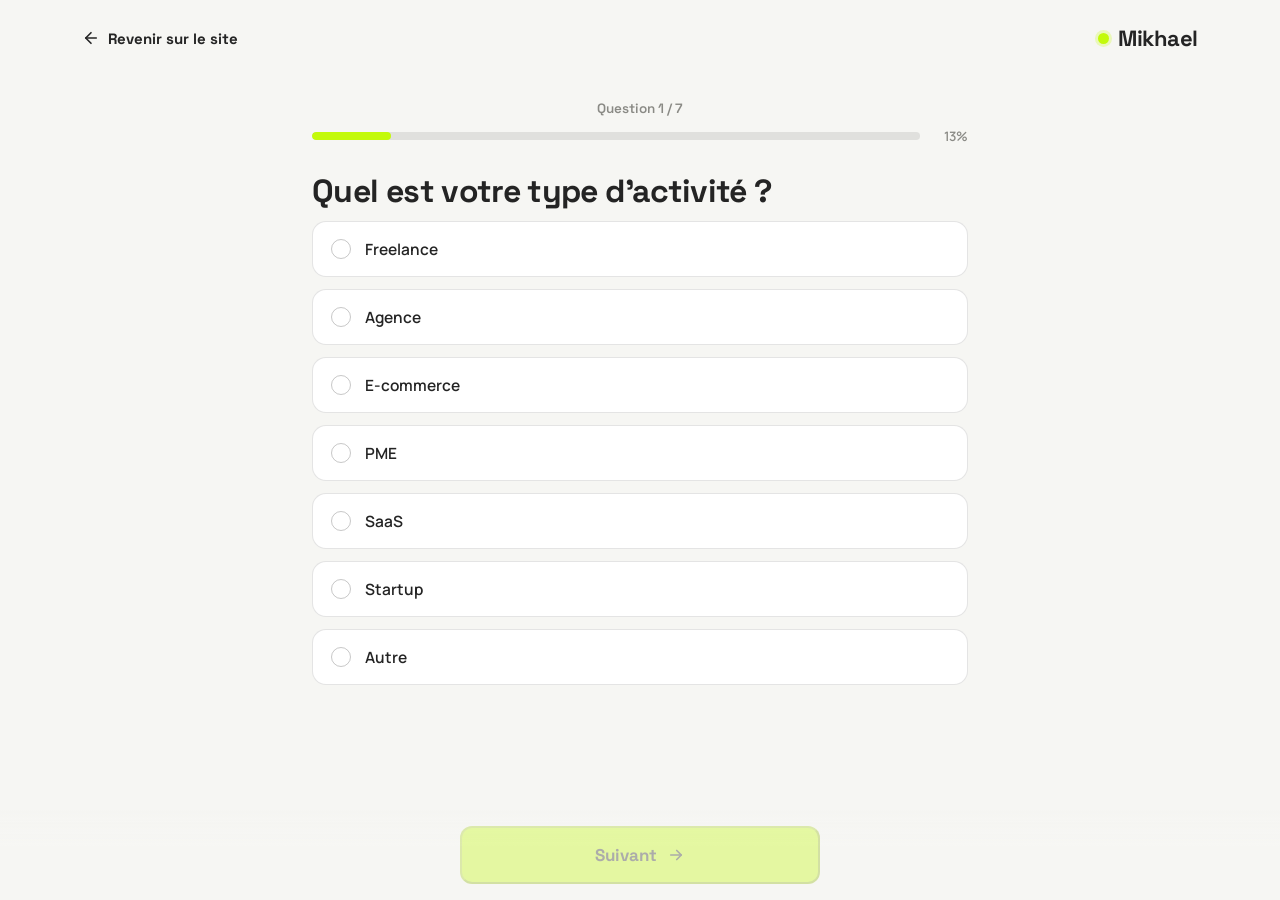
<file: diagnostic.html>
<!DOCTYPE html>
<html lang="fr">
<head>
<meta charset="utf-8">
<meta name="viewport" content="width=device-width, initial-scale=1">
<title>Diagnostic IA gratuit — Mikhael</title>
<meta name="description" content="Réponds à 7 questions et découvre gratuitement ton potentiel de gain de temps grâce à l'IA, aux automatisations et à une meilleure organisation.">
<link rel="icon" type="image/png" href="assets/favicon-32x32.png">
<link rel="preconnect" href="https://fonts.googleapis.com">
<link rel="preconnect" href="https://fonts.gstatic.com" crossorigin>
<link href="https://fonts.googleapis.com/css2?family=Space+Grotesk:wght@400;500;600;700&family=Manrope:wght@400;500;600;700;800&display=swap" rel="stylesheet">
<link rel="stylesheet" href="styles.css">
</head>
<body class="diag-body">

<header class="diag-topbar wrap">
  <a href="/" class="diag-back">
    <svg width="18" height="18" viewBox="0 0 24 24" fill="none" stroke="currentColor" stroke-width="2.2" stroke-linecap="round" stroke-linejoin="round"><path d="M19 12H5"/><path d="m12 19-7-7 7-7"/></svg>
    Revenir sur le site
  </a>
  <a href="/" class="logo">
    <span class="dot dot--lg"></span>
    Mikhael
  </a>
</header>

<main class="wrap diag-wrap">
  <div id="diag-app" class="diag-app"></div>
</main>

<script src="diagnostic.js"></script>
</body>
</html>
</file>
<file: styles.css>
/* ===== Reset & base ===== */
* { box-sizing: border-box; }
html { scroll-behavior: smooth; }
body {
  margin: 0;
  font-family: 'Manrope', system-ui, sans-serif;
  background: #F6F6F3;
  color: #242424;
  -webkit-font-smoothing: antialiased;
  overflow-x: hidden;
}
img { max-width: 100%; }
::selection { background: #C3FA0A; color: #242424; }

#prestations, #cas-concrets, #resultats, #contact {
  scroll-margin-top: 88px;
}
#apropos { scroll-margin-top: 96px; }

.wrap {
  max-width: 1180px;
  margin: 0 auto;
  width: 100%;
  padding-left: 32px;
  padding-right: 32px;
}

.section { padding-top: clamp(40px, 5vw, 72px); padding-bottom: clamp(40px, 5vw, 72px); }
.section--trust { padding-top: clamp(48px, 6vw, 88px); padding-bottom: clamp(48px, 6vw, 88px); }
.section--results { padding-top: clamp(56px, 7vw, 96px); padding-bottom: clamp(56px, 7vw, 96px); }
.section--lg { padding-top: clamp(56px, 7vw, 100px); padding-bottom: clamp(56px, 7vw, 100px); }
.section--final { padding-top: clamp(40px, 5vw, 72px); padding-bottom: clamp(56px, 7vw, 96px); }
.section--tight-top { padding-top: clamp(40px, 5vw, 76px); }

.dot {
  width: 7px; height: 7px; border-radius: 50%;
  background: #C3FA0A; display: inline-block; flex-shrink: 0;
}
.dot--lg { width: 11px; height: 11px; box-shadow: 0 0 0 3px rgba(195,250,10,0.25); }

.eyebrow {
  display: inline-flex; align-items: center; gap: 9px;
  font-family: 'Space Grotesk', sans-serif; font-size: 13px; font-weight: 600;
  letter-spacing: 0.1em; text-transform: uppercase; color: #6b6b66;
  margin-bottom: 18px;
}
.eyebrow--accent { color: #C3FA0A; }
.eyebrow--center { justify-content: center; }

.section-title {
  font-family: 'Space Grotesk', sans-serif; font-weight: 700;
  letter-spacing: -0.025em; margin: 0;
}
.section-title--md { font-size: clamp(30px, 3.6vw, 46px); line-height: 1.06; max-width: 640px; }
.section-title--lg { font-size: clamp(32px, 4vw, 52px); line-height: 1.04; letter-spacing: -0.03em; margin-bottom: 24px; }
.section-title--light { color: #F6F6F3; }
.results-subtitle { font-style: italic; color: rgba(246,246,243,0.6); font-size: 18px; margin-top: 10px; }
.section-title--nowrap { max-width: none; white-space: nowrap; }

.section-head {
  display: flex; align-items: flex-end; justify-content: space-between;
  flex-wrap: wrap; gap: 20px; margin-bottom: 48px;
}
.section-note { font-size: 14px; color: rgba(246,246,243,0.5); max-width: 260px; margin: 0; }

.section-intro { margin-bottom: 44px; max-width: 660px; }
.section-intro--center { text-align: center; max-width: 700px; margin: 0 auto 48px; }
.section-desc { font-size: 16px; line-height: 1.6; color: #6b6b66; margin: 0; }

/* ===== Buttons / links ===== */
.btn {
  text-decoration: none; font-family: 'Space Grotesk', sans-serif; font-weight: 700;
  border-radius: 12px; display: inline-flex; align-items: center; gap: 10px;
  transition: background-color .15s ease, transform .15s ease, border-color .15s ease;
}
.btn-accent { background: #C3FA0A; color: #242424; box-shadow: 0 8px 24px -10px rgba(195,250,10,0.9); }
.btn-accent:hover, .btn-accent:focus-visible { background: #b4ea00; transform: translateY(-2px); }
.btn-sm { font-size: 15px; padding: 11px 20px; border-radius: 10px; gap: 0; box-shadow: 0 1px 0 rgba(36,36,36,0.04); }
.btn-sm:hover, .btn-sm:focus-visible { transform: translateY(-1px); }
.btn-lg { font-size: 17px; padding: 16px 28px; }
.btn-xl { font-size: 18px; padding: 18px 36px; box-shadow: 0 12px 32px -12px rgba(195,250,10,0.8); }
.btn-outline {
  color: #242424; font-size: 17px; padding: 16px 24px;
  border: 1.5px solid rgba(36,36,36,0.18); background: transparent;
}
.btn-outline:hover, .btn-outline:focus-visible { border-color: #242424; background: rgba(36,36,36,0.03); }

.text-link {
  text-decoration: none; color: #242424; font-family: 'Space Grotesk', sans-serif;
  font-weight: 700; font-size: 16px; display: inline-flex; align-items: center; gap: 9px;
  transition: gap .15s ease;
}
.text-link:hover, .text-link:focus-visible { gap: 13px; }
.text-link--center { justify-content: center; }

/* ===== Header ===== */
.site-header {
  position: sticky; top: 0; z-index: 100;
  background: rgba(246,246,243,0.82);
  backdrop-filter: blur(14px); -webkit-backdrop-filter: blur(14px);
  border-bottom: 1px solid rgba(36,36,36,0.08);
}
.header-bar { padding-top: 16px; padding-bottom: 16px; display: flex; align-items: center; justify-content: space-between; gap: 24px; }

.logo {
  font-family: 'Space Grotesk', sans-serif; font-weight: 700; font-size: 22px;
  letter-spacing: -0.02em; text-decoration: none; color: #242424;
  display: inline-flex; align-items: center; gap: 9px;
}

.nav-desktop { display: flex; align-items: center; gap: 34px; }
.nav-desktop a {
  text-decoration: none; color: #242424; font-size: 15px; font-weight: 600;
  opacity: 0.78; transition: opacity .15s ease;
}
.nav-desktop a:hover, .nav-desktop a:focus-visible { opacity: 1; }

.header-actions { display: flex; align-items: center; gap: 16px; }

.nav-toggle {
  display: none; flex-direction: column; justify-content: center; gap: 5px;
  width: 34px; height: 34px; padding: 0; background: transparent; border: none; cursor: pointer;
}
.nav-toggle span { display: block; width: 100%; height: 2px; background: #242424; border-radius: 2px; transition: transform .2s ease, opacity .2s ease; }

.nav-mobile {
  display: none; flex-direction: column; max-width: 1180px; margin: 0 auto;
  padding: 0 32px; overflow: hidden; max-height: 0; transition: max-height .25s ease;
}
.nav-mobile a {
  text-decoration: none; color: #242424; font-size: 16px; font-weight: 600;
  padding: 13px 4px; border-top: 1px solid rgba(36,36,36,0.08);
}
.nav-mobile a:first-child { border-top: none; }

.site-header.is-open .nav-mobile { max-height: 400px; padding-bottom: 14px; }
.site-header.is-open .nav-toggle span:nth-child(1) { transform: translateY(7px) rotate(45deg); }
.site-header.is-open .nav-toggle span:nth-child(2) { opacity: 0; }
.site-header.is-open .nav-toggle span:nth-child(3) { transform: translateY(-7px) rotate(-45deg); }

/* ===== Hero ===== */
.hero {
  padding-top: clamp(24px, 4vw, 56px);
  padding-bottom: clamp(48px, 6vw, 80px);
  display: grid; grid-template-columns: 1.05fr 0.95fr;
  grid-template-areas: "eyebrow visual" "title visual" "copy visual";
  grid-template-rows: auto auto 1fr;
  row-gap: 0; column-gap: clamp(40px, 5vw, 72px); align-items: center;
}
.hero-eyebrow { grid-area: eyebrow; align-self: end; margin-bottom: 10px; }
.hero-stat-label--short { display: none; }
.hero-title-wrap { grid-area: title; padding-top: clamp(20px, 3vw, 40px); }
.hero-copy { grid-area: copy; }
.hero-visual { grid-area: visual; }
.hero-title {
  font-family: 'Space Grotesk', sans-serif; font-weight: 700;
  font-size: clamp(34px, 4.4vw, 56px); line-height: 1.08; letter-spacing: -0.025em;
  margin: 0 0 24px;
}
.hl {
  background: #C3FA0A; padding: 0 4px; border-radius: 2px;
  box-decoration-break: clone; -webkit-box-decoration-break: clone;
}
.hero-sub { font-size: clamp(17px, 1.5vw, 20px); line-height: 1.55; color: #45453f; max-width: 520px; margin: 0 0 34px; }
.hero-ctas { display: flex; flex-wrap: wrap; gap: 14px; align-items: center; margin-bottom: 38px; }

.hero-stats { display: flex; flex-wrap: wrap; gap: 0; border-top: 1px solid rgba(36,36,36,0.1); padding-top: 26px; }
.hero-stat { padding-right: 30px; margin-right: 30px; border-right: 1px solid rgba(36,36,36,0.1); }
.hero-stat--last { padding-right: 0; margin-right: 0; border-right: none; }
.hero-stat-num { font-family: 'Space Grotesk', sans-serif; font-weight: 700; font-size: 28px; letter-spacing: -0.02em; }
.hero-stat-label { font-size: 13.5px; color: #6b6b66; font-weight: 500; margin-top: 2px; }

.hero-visual { position: relative; }
.hero-photo {
  position: relative; aspect-ratio: 4/5; border-radius: 20px; max-width: 380px; margin: 0 auto;
  border: 1px solid rgba(36,36,36,0.12); overflow: hidden; background: #ECECE8;
}
.hero-photo img { width: 100%; height: 100%; object-fit: cover; object-position: center 18%; display: block; }

.orbit-track {
  position: absolute; top: 0; left: 50%; transform: translateX(-50%);
  width: 100%; max-width: 380px; aspect-ratio: 4/5; z-index: 0; pointer-events: none;
}
.orbit-icon {
  position: absolute; top: 0; left: 0; width: 44px; height: 44px; border-radius: 50%;
  background: #FFFFFF; border: 1px solid rgba(36,36,36,0.1);
  box-shadow: 0 14px 26px -14px rgba(36,36,36,0.45);
  display: flex; align-items: center; justify-content: center;
  offset-path: inset(-32px round 50px);
  offset-rotate: 0deg;
  offset-anchor: 50% 50%;
  animation: orbit-move 48s linear infinite;
  animation-delay: calc(var(--i) * -4.8s);
}
.orbit-icon img { width: 20px; height: 20px; }

@keyframes orbit-move {
  from { offset-distance: 0%; }
  to { offset-distance: 100%; }
}

.float-card { position: absolute; display: flex; align-items: center; gap: 14px; border-radius: 14px; }
.float-card--dark {
  bottom: 22px; left: -18px; background: #242424; color: #F6F6F3; padding: 16px 20px;
  box-shadow: 0 20px 40px -18px rgba(36,36,36,0.55);
}
.float-card-icon {
  width: 42px; height: 42px; border-radius: 10px; background: #C3FA0A;
  display: flex; align-items: center; justify-content: center; flex-shrink: 0;
}
.float-card-num { font-family: 'Space Grotesk', sans-serif; font-weight: 700; font-size: 20px; line-height: 1; }
.float-card-label { font-size: 12.5px; opacity: 0.7; margin-top: 4px; }

.float-card--light {
  top: 24px; right: -16px; background: #FFFFFF; padding: 13px 17px; gap: 10px;
  border: 1px solid rgba(36,36,36,0.1); box-shadow: 0 16px 34px -20px rgba(36,36,36,0.4);
}
.float-card--light .dot { box-shadow: 0 0 0 3px rgba(195,250,10,0.3); }
.float-card-text { font-size: 13.5px; font-weight: 600; }

/* ===== Tools strip ===== */
.tools-wrap { padding-top: 8px; padding-bottom: 64px; }
.tools-strip {
  display: flex; flex-wrap: wrap; align-items: center; gap: 14px 36px; padding: 22px 0;
  border-top: 1px solid rgba(36,36,36,0.08); border-bottom: 1px solid rgba(36,36,36,0.08);
}
.tools-label { font-size: 13px; font-weight: 600; letter-spacing: 0.06em; text-transform: uppercase; color: #8a8a85; }
.tools-marquee { display: contents; }
.tools-track { display: contents; }
.tools-list {
  display: flex; flex-wrap: wrap; align-items: center; gap: 16px 30px;
  font-family: 'Space Grotesk', sans-serif; font-weight: 600; font-size: 17px; color: #45453f;
}
.tools-list--dup { display: none; }
.tool { display: inline-flex; align-items: center; gap: 9px; }
.tool img { height: 21px; width: auto; display: block; }
.tool img.tool-icon--sm { height: 19px; }

/* ===== Cards / grids ===== */
.grid-3 { display: grid; grid-template-columns: repeat(3, 1fr); gap: 22px; }
.grid-2 { display: grid; grid-template-columns: 1fr 1fr; gap: 18px; }

.card {
  background: #FFFFFF; border: 1px solid rgba(36,36,36,0.09); border-radius: 18px;
  padding: 30px; display: flex; flex-direction: column;
  transition: transform .18s ease, box-shadow .18s ease;
}
.card:hover { transform: translateY(-4px); box-shadow: 0 24px 48px -28px rgba(36,36,36,0.4); }
.card--dark { background: #242424; border-color: #242424; color: #F6F6F3; }
.card--dark:hover { box-shadow: 0 24px 48px -24px rgba(36,36,36,0.6); }
.card--plain { padding: 26px; }

.card-icon {
  width: 52px; height: 52px; border-radius: 13px; background: #F1F0EC;
  display: flex; align-items: center; justify-content: center; margin-bottom: 22px;
}
.card-icon--accent { background: #C3FA0A; }
.card-icon--sm { width: 48px; height: 48px; border-radius: 12px; margin-bottom: 20px; }
.card-icon-sm { margin-bottom: 16px; }

.card-title { font-family: 'Space Grotesk', sans-serif; font-weight: 700; font-size: 22px; letter-spacing: -0.01em; margin: 0 0 10px; }
.card-title-sm { font-family: 'Space Grotesk', sans-serif; font-weight: 700; font-size: 17px; margin: 0 0 8px; }
.card-title-md { font-family: 'Space Grotesk', sans-serif; font-weight: 700; font-size: 18px; line-height: 1.3; margin: 0 0 10px; }

.card-quote { font-size: 15px; font-weight: 600; color: #242424; margin: 0 0 8px; }
.card-quote--accent { color: #C3FA0A; }
.card-body { font-size: 15px; line-height: 1.55; color: #6b6b66; margin: 0 0 26px; }
.card-body--dark { color: rgba(246,246,243,0.7); }
.card-body-sm { font-size: 14.5px; line-height: 1.55; color: #6b6b66; margin: 0; }

.card-link {
  margin-top: auto; text-decoration: none; color: #242424; font-family: 'Space Grotesk', sans-serif;
  font-weight: 700; font-size: 15px; display: inline-flex; align-items: center; gap: 8px;
  transition: gap .15s ease;
}
.card-link:hover, .card-link:focus-visible { gap: 12px; }
.card-link-text { text-decoration: underline; text-decoration-color: #C3FA0A; text-decoration-thickness: 2px; text-underline-offset: 3px; }
.card-link--accent { color: #C3FA0A; }

/* ===== Trust section ===== */
.trust-grid { display: grid; grid-template-columns: 0.85fr 1.15fr; gap: clamp(36px, 5vw, 72px); align-items: start; }
.trust-intro { position: sticky; top: 110px; }
.trust-text { font-size: 16px; line-height: 1.6; color: #6b6b66; margin: 0; }
.trust-text--spaced { margin-top: 16px; }

/* ===== Results (dark) ===== */
.section-dark { background: #242424; color: #F6F6F3; }

.stat-card { border: 1px solid rgba(246,246,243,0.14); border-radius: 18px; padding: 34px 30px; }
.stat-num { font-family: 'Space Grotesk', sans-serif; font-weight: 700; font-size: clamp(44px, 5vw, 64px); line-height: 1; letter-spacing: -0.03em; color: #C3FA0A; }
.stat-label { font-size: 16px; font-weight: 600; margin-top: 16px; }
.stat-sub { font-size: 14px; color: rgba(246,246,243,0.55); margin-top: 6px; line-height: 1.5; }

/* ===== Case studies ===== */
.case-list { border-top: 1px solid rgba(36,36,36,0.12); }
.case-row {
  display: flex; align-items: center; gap: 26px; padding: 26px 4px;
  border-bottom: 1px solid rgba(36,36,36,0.12); flex-wrap: wrap;
  transition: padding-left .18s ease;
}
.case-row:hover { padding-left: 12px; }
.case-num { font-family: 'Space Grotesk', sans-serif; font-weight: 700; font-size: 16px; color: #b9b9b3; width: 28px; flex-shrink: 0; }
.case-icon {
  width: 50px; height: 50px; border-radius: 13px; background: #F1F0EC;
  display: flex; align-items: center; justify-content: center; flex-shrink: 0;
}
.case-copy { flex: 1; min-width: 280px; }
.case-copy h3 { font-family: 'Space Grotesk', sans-serif; font-weight: 700; font-size: 19px; letter-spacing: -0.01em; margin: 0 0 6px; }
.case-copy p { font-size: 15px; line-height: 1.55; color: #6b6b66; margin: 0; }
.case-tag {
  font-family: 'Space Grotesk', sans-serif; font-size: 13px; font-weight: 600; color: #45453f;
  border: 1px solid rgba(36,36,36,0.14); border-radius: 999px; padding: 8px 15px; white-space: nowrap;
}
.case-cta { margin-top: 40px; }
.slider-nav { display: none; }

/* ===== About ===== */
.about { max-width: 720px; margin: 0 auto; text-align: center; }
.about-photo { width: 80px; height: 80px; border-radius: 50%; object-fit: cover; margin: 16px auto 14px; display: block; }
.about-text { font-size: 18px; line-height: 1.6; color: #45453f; margin: 0 auto 16px; max-width: 600px; }
.badge-row { display: flex; flex-wrap: wrap; gap: 10px; margin-bottom: 32px; justify-content: center; }
.badge { border: 1px solid rgba(36,36,36,0.14); border-radius: 999px; padding: 9px 16px; font-size: 14px; font-weight: 600; }

.social-proof-row { display: flex; flex-wrap: wrap; gap: 14px; justify-content: center; margin-top: 8px; }
.social-proof-badge {
  display: inline-flex; align-items: center; gap: 12px; text-decoration: none; color: #242424;
  background: #FFFFFF; border: 1px solid rgba(36,36,36,0.12); border-radius: 16px; padding: 12px 20px;
  box-shadow: 0 14px 30px -18px rgba(36,36,36,0.35); transition: transform .15s ease, box-shadow .15s ease;
}
.social-proof-badge:hover, .social-proof-badge:focus-visible {
  transform: translateY(-2px); box-shadow: 0 20px 36px -16px rgba(36,36,36,0.4);
}
.social-proof-icon {
  width: 38px; height: 38px; border-radius: 50%; flex-shrink: 0;
  display: flex; align-items: center; justify-content: center;
}
.social-proof-icon--linkedin { background: #0A66C2; }
.social-proof-icon--instagram { background: radial-gradient(circle at 30% 110%, #fdf497, #fdf497 5%, #fd5949 45%, #d6249f 60%, #285AEB 90%); }
.social-proof-text { display: flex; flex-direction: column; align-items: flex-start; line-height: 1.25; }
.social-proof-num { font-family: 'Space Grotesk', sans-serif; font-weight: 700; font-size: 19px; letter-spacing: -0.01em; }
.social-proof-label { font-size: 12.5px; color: #6b6b66; font-weight: 500; }

/* ===== Centered CTA (pain points) ===== */
.centered-cta { text-align: center; margin-top: 40px; }

/* ===== Testimonials ===== */
.testimonial {
  background: #FFFFFF; border: 1px dashed rgba(36,36,36,0.18); border-radius: 18px;
  padding: 30px; display: flex; flex-direction: column; min-height: 240px;
}
.quote-mark { margin-bottom: 18px; }
.testimonial-text { font-size: 15px; line-height: 1.55; color: #8a8a85; font-style: italic; margin: 0 0 auto; }
.testimonial-person { display: flex; align-items: center; gap: 12px; margin-top: 22px; }
.avatar { width: 42px; height: 42px; border-radius: 50%; background: #ECECE8; border: 1px solid rgba(36,36,36,0.1); overflow: hidden; flex-shrink: 0; }
.avatar img { width: 100%; height: 100%; object-fit: cover; display: block; }
.person-name { font-weight: 700; font-size: 14.5px; color: #45453f; }
.person-role { font-size: 13px; color: #8a8a85; }

/* ===== Final CTA ===== */
.final-cta {
  background: #242424; border-radius: 28px; padding: clamp(48px, 6vw, 84px) clamp(32px, 5vw, 72px);
  text-align: center; position: relative; overflow: hidden;
}
.final-cta-glow {
  position: absolute; top: -80px; right: -60px; width: 320px; height: 320px; border-radius: 50%;
  background: radial-gradient(circle, rgba(195,250,10,0.16), transparent 70%);
}
.final-cta-content { position: relative; }
.final-cta-title {
  font-family: 'Space Grotesk', sans-serif; font-weight: 700; font-size: clamp(32px, 4.6vw, 58px);
  line-height: 1.04; letter-spacing: -0.03em; color: #F6F6F3; margin: 0 auto 22px; max-width: 760px;
}
.hl-text { color: #C3FA0A; }
.final-cta-text { font-size: clamp(16px, 1.5vw, 19px); line-height: 1.55; color: rgba(246,246,243,0.7); max-width: 520px; margin: 0 auto 36px; }
.final-cta-micro { font-size: 13.5px; color: rgba(246,246,243,0.45); margin: 22px 0 0; }

/* ===== Footer ===== */
.site-footer { border-top: 1px solid rgba(36,36,36,0.1); }
.footer-top { padding-top: 56px; padding-bottom: 40px; display: grid; grid-template-columns: 1fr 1fr; gap: 40px; }
.footer-heading { font-size: 13px; font-weight: 700; letter-spacing: 0.06em; text-transform: uppercase; color: #8a8a85; margin-bottom: 16px; }
.footer-links { display: flex; flex-direction: column; gap: 11px; }
.footer-links a { text-decoration: none; color: #45453f; font-size: 15px; font-weight: 600; transition: color .15s ease; }
.footer-links a:hover, .footer-links a:focus-visible { color: #242424; }
.footer-link-icon { display: inline-flex; align-items: center; gap: 8px; }

.footer-bottom {
  padding-top: 22px; padding-bottom: 40px; border-top: 1px solid rgba(36,36,36,0.08);
  display: flex; flex-wrap: wrap; gap: 16px; align-items: center; justify-content: space-between;
}
.footer-copy { font-size: 13.5px; color: #8a8a85; }
.footer-legal { display: flex; gap: 24px; }
.footer-legal a { text-decoration: none; color: #8a8a85; font-size: 13.5px; transition: color .15s ease; }
.footer-legal a:hover, .footer-legal a:focus-visible { color: #242424; }

/* ===================================================
   Responsive — the original design had no breakpoints;
   added per the brief's "responsive, mobile-first" requirement.
   =================================================== */
@media (max-width: 980px) {
  .trust-grid { grid-template-columns: 1fr; }
  .trust-intro { position: static; }
}

@media (max-width: 860px) {
  .nav-desktop { display: none; }
  .nav-toggle { display: flex; }
  .nav-mobile { display: flex; }

  .hero {
    grid-template-columns: 1fr;
    grid-template-areas: "eyebrow" "visual" "title" "copy";
    row-gap: 0;
  }
  .hero-eyebrow { margin-bottom: clamp(24px, 3vw, 40px); }
  .hero-title-wrap { padding-top: 0; }
  .hero-eyebrow { align-self: auto; }
  .hero-visual { max-width: 220px; margin: 0 auto 16px; }
  .float-card { display: none; }

  .grid-3 { grid-template-columns: 1fr; }
  .grid-2 { grid-template-columns: 1fr; }
  .footer-top { grid-template-columns: 1fr 1fr; gap: 32px 20px; }
}

@media (max-width: 560px) {
  .wrap { padding-left: 20px; padding-right: 20px; }
  .nav-mobile { padding-left: 20px; padding-right: 20px; }

  .grid-2 {
    display: flex; flex-wrap: nowrap; gap: 14px;
    overflow-x: auto; scroll-snap-type: x mandatory;
    -webkit-overflow-scrolling: touch; padding: 4px 4px 10px;
    margin: 0 -4px;
  }
  .grid-2::-webkit-scrollbar { display: none; }
  .grid-2 .card--plain { flex: 0 0 86%; scroll-snap-align: start; }

  .grid-3--slider {
    display: flex; flex-wrap: nowrap; gap: 14px;
    overflow-x: auto; scroll-snap-type: x mandatory;
    -webkit-overflow-scrolling: touch; padding: 4px 4px 10px;
    margin: 0 -4px;
  }
  .grid-3--slider::-webkit-scrollbar { display: none; }
  .grid-3--slider .card,
  .grid-3--slider .testimonial { flex: 0 0 86%; scroll-snap-align: start; }

  .hero {
    padding-top: 16px; grid-template-columns: 1.4fr 0.6fr;
    grid-template-areas: "eyebrow eyebrow" "title visual" "copy copy";
    align-items: start; gap: 14px;
  }
  .hero-eyebrow { margin-bottom: 14px; }
  .hero-title-wrap { grid-area: title; align-self: center; }
  .hero-copy { grid-area: copy; margin-top: 10px; }
  .hero-visual { grid-area: visual; max-width: 110px; align-self: center; }
  .hero-title { font-size: 26px; margin: 0; }
  .orbit-track { display: none; }

  .hero-stats {
    flex-wrap: nowrap; overflow-x: auto; scroll-snap-type: x mandatory;
    -webkit-overflow-scrolling: touch; padding-bottom: 4px;
  }
  .hero-stats::-webkit-scrollbar { display: none; }
  .hero-stat, .hero-stat--last {
    flex-shrink: 0; padding-right: 22px; margin-right: 22px; scroll-snap-align: start;
  }
  .hero-stat-label--full { display: none; }
  .hero-stat-label--short { display: inline; }

  .tools-strip { flex-direction: column; align-items: flex-start; gap: 14px; }

  .social-proof-row { flex-wrap: nowrap; gap: 8px; }
  .social-proof-badge { flex: 1; padding: 10px 12px; gap: 8px; }
  .social-proof-icon { width: 30px; height: 30px; }
  .social-proof-icon svg { width: 15px; height: 15px; }
  .social-proof-num { font-size: 16px; }
  .social-proof-label { font-size: 11px; white-space: nowrap; }
  .tools-marquee { display: block; overflow: hidden; width: 100%; }
  .tools-track {
    display: flex; flex-wrap: nowrap; width: max-content;
    animation: tools-scroll 22s linear infinite;
  }
  .tools-list, .tools-list--dup {
    display: flex; flex-wrap: nowrap; gap: 16px 30px;
  }
  .tools-list--dup { display: flex; }
  .tool { white-space: nowrap; }

  .float-card--dark { left: 0; bottom: 14px; padding: 13px 16px; }
  .float-card--light { right: 0; top: 14px; padding: 11px 14px; }

  .case-list {
    border-top: none;
    display: flex; flex-wrap: nowrap; gap: 14px;
    overflow-x: auto; scroll-snap-type: x mandatory;
    -webkit-overflow-scrolling: touch; padding: 4px 4px 10px;
    margin: 0 -4px;
  }
  .case-list::-webkit-scrollbar { display: none; }
  .case-row {
    flex-direction: column; align-items: flex-start; gap: 12px;
    flex-shrink: 0; width: 86%; scroll-snap-align: start;
    border: 1px solid rgba(36,36,36,0.12); border-bottom: 1px solid rgba(36,36,36,0.12);
    border-radius: 16px; padding: 18px; background: #fff;
  }
  .case-row:hover { padding-left: 18px; }
  .case-copy { min-width: 0; }
  .case-tag { margin-left: 0; }

  .slider-nav {
    display: flex; align-items: center; justify-content: center;
    gap: 8px; margin: 10px auto 0;
  }
  .slider-nav__dot {
    width: 8px; height: 8px; border-radius: 999px;
    background: rgba(36,36,36,0.18); transition: width .2s ease, background .2s ease;
  }
  .slider-nav__dot.is-active {
    width: 22px; background: #242424;
  }

  .footer-bottom { flex-direction: column; align-items: flex-start; gap: 12px; }
}

@keyframes tools-scroll {
  from { transform: translateX(0); }
  to { transform: translateX(-50%); }
}

/* ===== Diagnostic — page /diagnostic ===== */
.diag-body { background: #F6F6F3; }
.diag-topbar {
  padding-top: 24px; padding-bottom: 0; display: flex; align-items: center; justify-content: space-between;
}
.diag-back {
  display: inline-flex; align-items: center; gap: 8px; text-decoration: none; color: #242424;
  font-family: 'Space Grotesk', sans-serif; font-weight: 700; font-size: 15px;
}
.diag-wrap { max-width: 720px; padding-top: clamp(24px, 4vw, 48px); padding-bottom: 104px; }
.diag-app { position: relative; }

.diag-step { width: 100%; }
.diag-fade-in { animation: diag-fade .35s ease; }
@keyframes diag-fade {
  from { opacity: 0; }
  to { opacity: 1; }
}

.diag-progress-meta { font-family: 'Space Grotesk', sans-serif; font-weight: 600; font-size: 13.5px; color: #8a8a85; text-align: center; margin-bottom: 10px; }
.diag-progress-wrap { display: flex; align-items: center; gap: 12px; margin-bottom: 28px; }
.diag-progress-bar { flex: 1; height: 8px; border-radius: 99px; background: rgba(36,36,36,0.1); overflow: hidden; }
.diag-progress-fill { height: 100%; border-radius: 99px; background: #C3FA0A; transition: width .3s ease; }
.diag-progress-pct { font-size: 13px; font-weight: 600; color: #8a8a85; width: 36px; text-align: right; }

.diag-back-inline {
  display: inline-flex; align-items: center; gap: 6px; background: none; border: none; padding: 0;
  color: #242424; font-family: 'Space Grotesk', sans-serif; font-weight: 700; font-size: 14px; cursor: pointer;
  margin-bottom: 18px;
}

.diag-question {
  font-family: 'Space Grotesk', sans-serif; font-weight: 700; letter-spacing: -0.02em;
  font-size: clamp(24px, 3vw, 32px); line-height: 1.18; margin: 0 0 10px;
}
.diag-question--lg { font-size: clamp(26px, 3.4vw, 36px); }
.diag-sub { font-size: 15px; color: #6b6b66; margin: 0 0 24px; }
.diag-sub--lg { font-size: 16px; margin-bottom: 32px; }

.diag-options { display: grid; gap: 12px; margin-bottom: 32px; }
.diag-option {
  display: flex; align-items: center; gap: 14px; width: 100%; text-align: left;
  background: #FFFFFF; border: 1.5px solid rgba(36,36,36,0.12); border-radius: 14px;
  padding: 16px 18px; cursor: pointer; font-family: 'Manrope', sans-serif; font-size: 15.5px; font-weight: 600;
  color: #242424; transition: border-color .15s ease, background-color .15s ease, transform .15s ease;
}
.diag-option:hover, .diag-option:focus-visible { border-color: rgba(36,36,36,0.3); transform: translateY(-1px); }
.diag-option--selected { border-color: #242424; background: #F1F0EC; }
.diag-option-check {
  width: 20px; height: 20px; border-radius: 50%; border: 1.5px solid rgba(36,36,36,0.25);
  flex-shrink: 0; position: relative; transition: border-color .15s ease, background-color .15s ease;
}
.diag-option--selected .diag-option-check { border-color: #242424; background: #C3FA0A; }
.diag-option--selected .diag-option-check::after {
  content: ""; position: absolute; inset: 0; margin: auto; width: 8px; height: 8px;
  border-radius: 50%; background: #242424;
}

.diag-actions {
  display: flex; justify-content: center;
  position: fixed; left: 0; right: 0; bottom: 0; z-index: 10;
  padding: 16px 20px calc(16px + env(safe-area-inset-bottom));
  background: linear-gradient(to top, #F6F6F3 60%, rgba(246,246,243,0));
}
.diag-actions .diag-next { width: 100%; max-width: 360px; justify-content: center; }
.diag-next:disabled { opacity: 0.35; cursor: not-allowed; box-shadow: none; transform: none; }
.diag-next:disabled:hover { transform: none; background: #C3FA0A; }

.diag-lead-form { display: grid; gap: 12px; margin-top: 8px; }
.diag-field { display: grid; gap: 8px; }
.diag-field label { font-size: 13.5px; font-weight: 700; color: #45453f; }
.diag-input {
  font-family: 'Manrope', sans-serif; font-size: 15.5px; padding: 15px 18px; border-radius: 12px;
  border: 1.5px solid rgba(36,36,36,0.14); background: #FFFFFF; color: #242424; width: 100%;
}
.diag-input::placeholder { color: #b3b3ac; }
.diag-input:focus { outline: none; border-color: #242424; }
.diag-input--invalid { border-color: #e0483e; }

.diag-phone-row { display: grid; grid-template-columns: 120px 1fr; gap: 8px; }
.diag-dial-select { padding: 15px 8px; cursor: pointer; white-space: nowrap; overflow: hidden; text-overflow: ellipsis; }

@media (max-width: 560px) {
  .diag-phone-row { grid-template-columns: 108px 1fr; gap: 6px; }
  .diag-dial-select { padding: 13px 4px; font-size: 13.5px; }
  .diag-phone-row .diag-input { padding-left: 12px; padding-right: 12px; }
}

.diag-error { display: block; min-height: 16px; font-size: 12.5px; color: #e0483e; margin-top: 2px; }

.diag-result-step { text-align: center; }
.diag-score-circle {
  width: 156px; height: 156px; border-radius: 50%; background: #242424; color: #F6F6F3;
  display: flex; flex-direction: column; align-items: center; justify-content: center;
  margin: 0 auto 28px; box-shadow: 0 24px 48px -24px rgba(36,36,36,0.5);
}
.diag-score-num { font-family: 'Space Grotesk', sans-serif; font-weight: 700; font-size: 48px; line-height: 1; letter-spacing: -0.02em; color: #C3FA0A; }
.diag-score-max { font-size: 14px; color: rgba(246,246,243,0.6); margin-top: 4px; }
.diag-result-lead { font-size: 17px; line-height: 1.6; color: #45453f; max-width: 560px; margin: 0 auto 40px; }

.diag-result-grid { display: grid; grid-template-columns: 1fr 1fr; gap: 18px; margin-bottom: 48px; text-align: left; }
.diag-result-card { background: #FFFFFF; border: 1px solid rgba(36,36,36,0.09); border-radius: 18px; padding: 26px; }
.diag-result-title { font-family: 'Space Grotesk', sans-serif; font-weight: 700; font-size: 16px; margin: 0 0 16px; }
.diag-result-list { list-style: none; margin: 0; padding: 0; display: grid; gap: 12px; }
.diag-result-item { font-size: 14.5px; line-height: 1.5; }
.diag-result-item--ok { color: #242424; }
.diag-result-item--warn { color: #6b6b66; }

.diag-final-cta { padding: clamp(40px, 5vw, 64px) clamp(24px, 4vw, 48px); }
.diag-final-cta-title { font-size: clamp(24px, 3.2vw, 36px); margin-bottom: 18px; }
.diag-secondary-link { margin-top: 22px; }

@media (max-width: 560px) {
  .diag-result-grid { grid-template-columns: 1fr; }
  .diag-wrap { padding-left: 20px; padding-right: 20px; }
}

.press-title {
  text-align: center;
  font-size: 13px;
  font-weight: 600;
  letter-spacing: 0.06em;
  text-transform: uppercase;
  color: #8a8a83;
  margin-top: 56px;
  margin-bottom: 20px;
}
.press-row {
  display: flex;
  align-items: center;
  justify-content: center;
  flex-wrap: wrap;
  gap: clamp(28px, 5vw, 56px);
}
.press-logo {
  height: 44px;
  width: auto;
  object-fit: contain;
  opacity: 0.7;
  filter: grayscale(100%);
  transition: opacity 0.2s ease, filter 0.2s ease;
}
.press-logo:hover { opacity: 1; filter: grayscale(0%); }

@media (max-width: 560px) {
  .press-title { margin-top: 40px; }
  .press-row { flex-wrap: nowrap; gap: 12px; justify-content: space-between; }
  .press-logo { height: 22px; }
  .section-title--nowrap { white-space: normal; }
}
</file>
